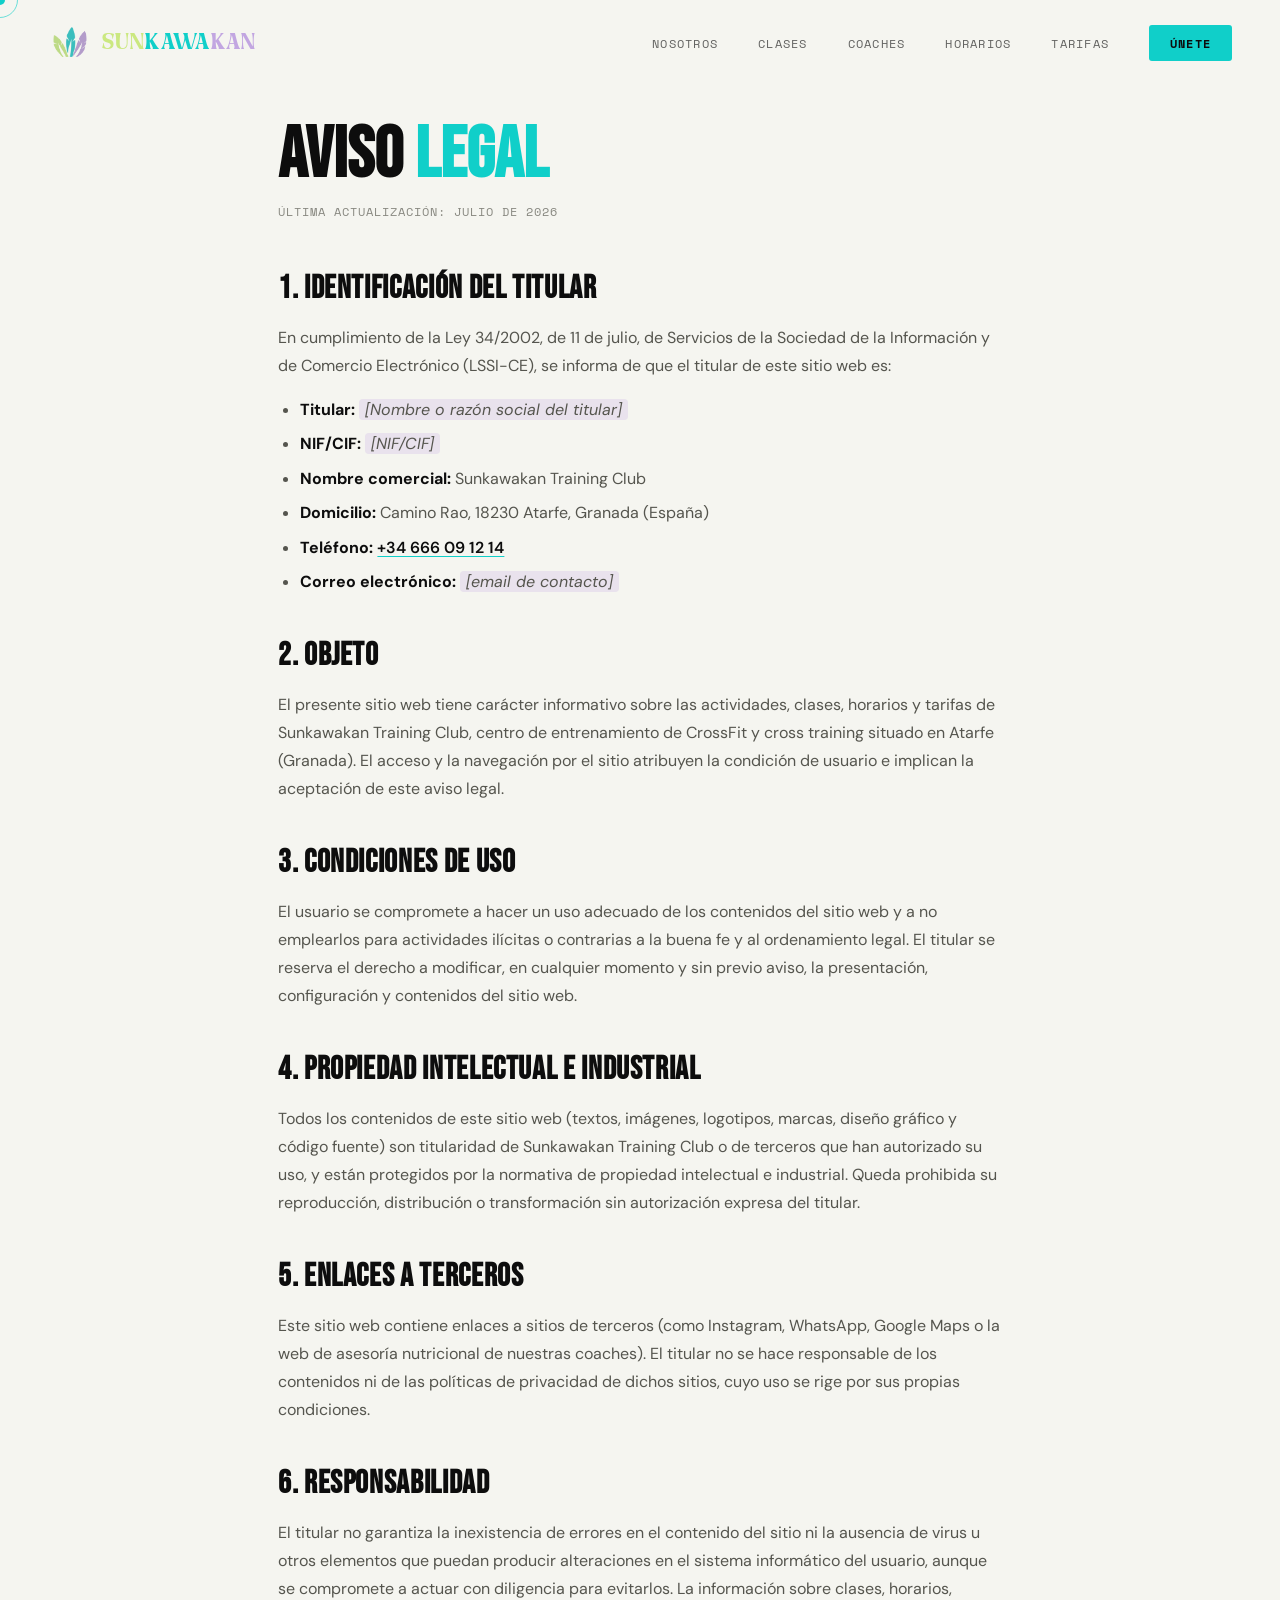
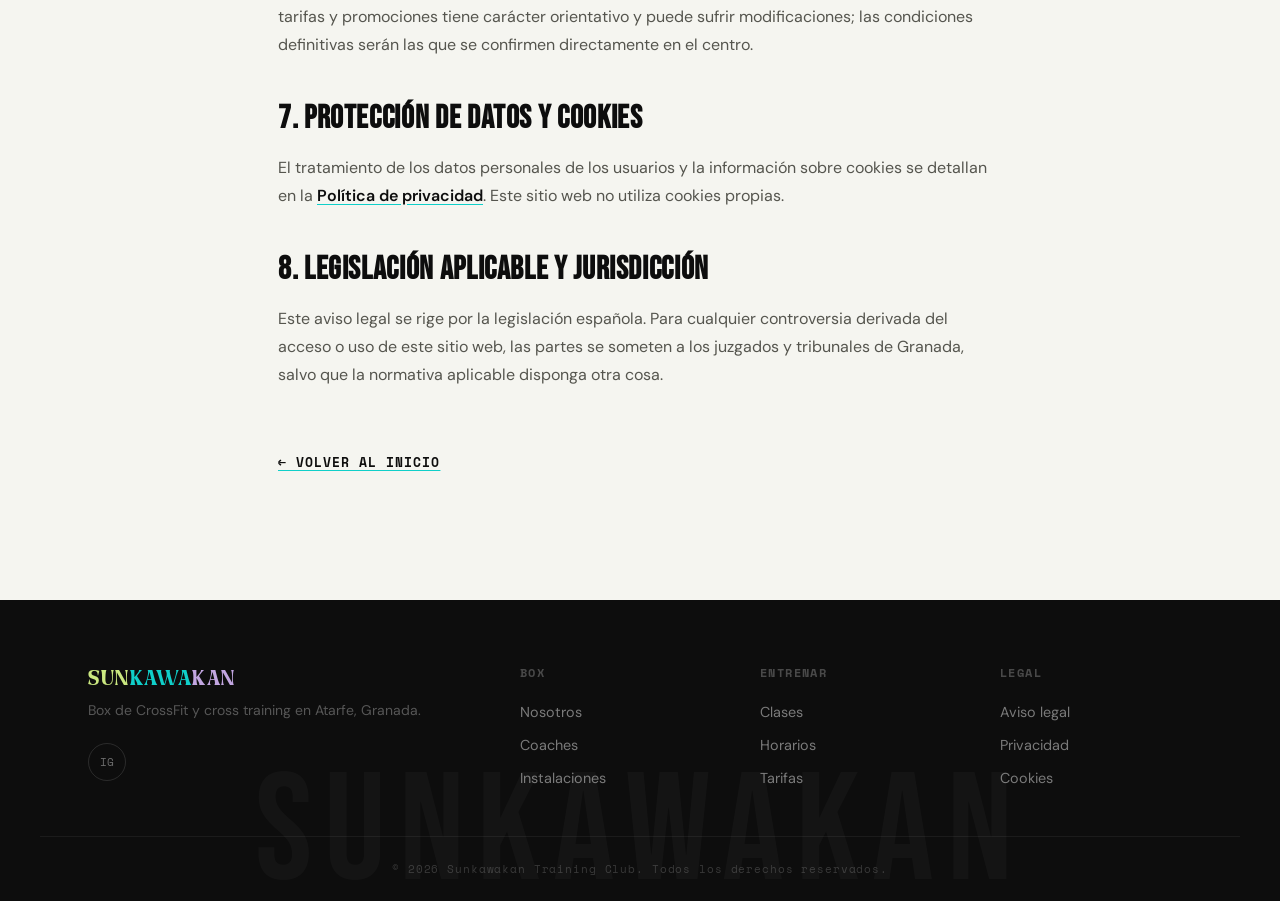
<file: aviso-legal.html>
<!DOCTYPE html>
<html lang="es">
<head>
    <meta charset="UTF-8" />
    <meta name="viewport" content="width=device-width, initial-scale=1.0" />
    <title>Aviso legal | Sunkawakan Training Club</title>
    <meta name="description" content="Aviso legal y condiciones de uso del sitio web de Sunkawakan Training Club, box de CrossFit y cross training en Atarfe, Granada." />
    <meta name="robots" content="index, follow" />
    <link rel="canonical" href="https://sunkawakan.es/aviso-legal.html" />

    <link rel="icon" type="image/png" href="assets/img/favicon_color.png">
    <link rel="preconnect" href="https://fonts.googleapis.com" />
    <link rel="preconnect" href="https://fonts.gstatic.com" crossorigin />
    <link href="https://fonts.googleapis.com/css2?family=Bebas+Neue&family=DM+Sans:wght@300;400;500;700&family=Space+Mono:wght@400;700&display=swap" rel="stylesheet" />
    <link rel="stylesheet" href="css/reset.css" />
    <link rel="stylesheet" href="css/variables.css" />
    <link rel="stylesheet" href="css/animations.css" />
    <link rel="stylesheet" href="css/main.css" />
    <link rel="stylesheet" href="css/sections.css" />
    <link rel="stylesheet" href="css/responsive.css" />
    <link rel="stylesheet" href="css/legal.css" />
</head>
<body>

    <!-- CURSOR PERSONALIZADO -->
    <div class="cursor" id="cursor"></div>
    <div class="cursor-follower" id="cursorFollower"></div>

    <!-- NAV -->
    <nav class="nav" id="nav">
        <a href="index.html" class="nav__logo">
            <img src="assets/img/favicon_color.png" alt="Sunkawakan Training Club" class="nav__logo-img" />
            <div class="nav__logo-text color--lime" style="font-size:1.6rem;">SUN<span class="accent">KAWA</span><span class="color--lavender">KAN</span></div>
        </a>
        <button class="nav__hamburger" id="hamburger" aria-label="Abrir menú">
            <span></span><span></span><span></span>
        </button>
        <ul class="nav__links" id="navLinks">
            <li><a href="index.html#nosotros" class="nav__link">Nosotros</a></li>
            <li><a href="index.html#clases" class="nav__link">Clases</a></li>
            <li><a href="index.html#coaches" class="nav__link">Coaches</a></li>
            <li><a href="index.html#horarios" class="nav__link">Horarios</a></li>
            <li><a href="index.html#tarifas" class="nav__link">Tarifas</a></li>
            <li><a href="index.html#contacto" class="nav__link nav__link--cta">Únete</a></li>
        </ul>
    </nav>

    <main class="legal">
        <div class="container">
            <h1 class="legal__title">Aviso <em>legal</em></h1>
            <span class="legal__updated">Última actualización: julio de 2026</span>

            <h2>1. Identificación del titular</h2>
            <p>En cumplimiento de la Ley 34/2002, de 11 de julio, de Servicios de la Sociedad de la Información y de Comercio Electrónico (LSSI-CE), se informa de que el titular de este sitio web es:</p>
            <ul>
                <li><strong>Titular:</strong> <span class="legal__todo">[Nombre o razón social del titular]</span></li>
                <li><strong>NIF/CIF:</strong> <span class="legal__todo">[NIF/CIF]</span></li>
                <li><strong>Nombre comercial:</strong> Sunkawakan Training Club</li>
                <li><strong>Domicilio:</strong> Camino Rao, 18230 Atarfe, Granada (España)</li>
                <li><strong>Teléfono:</strong> <a href="tel:+34666091214">+34 666 09 12 14</a></li>
                <li><strong>Correo electrónico:</strong> <span class="legal__todo">[email de contacto]</span></li>
            </ul>

            <h2>2. Objeto</h2>
            <p>El presente sitio web tiene carácter informativo sobre las actividades, clases, horarios y tarifas de Sunkawakan Training Club, centro de entrenamiento de CrossFit y cross training situado en Atarfe (Granada). El acceso y la navegación por el sitio atribuyen la condición de usuario e implican la aceptación de este aviso legal.</p>

            <h2>3. Condiciones de uso</h2>
            <p>El usuario se compromete a hacer un uso adecuado de los contenidos del sitio web y a no emplearlos para actividades ilícitas o contrarias a la buena fe y al ordenamiento legal. El titular se reserva el derecho a modificar, en cualquier momento y sin previo aviso, la presentación, configuración y contenidos del sitio web.</p>

            <h2>4. Propiedad intelectual e industrial</h2>
            <p>Todos los contenidos de este sitio web (textos, imágenes, logotipos, marcas, diseño gráfico y código fuente) son titularidad de Sunkawakan Training Club o de terceros que han autorizado su uso, y están protegidos por la normativa de propiedad intelectual e industrial. Queda prohibida su reproducción, distribución o transformación sin autorización expresa del titular.</p>

            <h2>5. Enlaces a terceros</h2>
            <p>Este sitio web contiene enlaces a sitios de terceros (como Instagram, WhatsApp, Google Maps o la web de asesoría nutricional de nuestras coaches). El titular no se hace responsable de los contenidos ni de las políticas de privacidad de dichos sitios, cuyo uso se rige por sus propias condiciones.</p>

            <h2>6. Responsabilidad</h2>
            <p>El titular no garantiza la inexistencia de errores en el contenido del sitio ni la ausencia de virus u otros elementos que puedan producir alteraciones en el sistema informático del usuario, aunque se compromete a actuar con diligencia para evitarlos. La información sobre clases, horarios, tarifas y promociones tiene carácter orientativo y puede sufrir modificaciones; las condiciones definitivas serán las que se confirmen directamente en el centro.</p>

            <h2>7. Protección de datos y cookies</h2>
            <p>El tratamiento de los datos personales de los usuarios y la información sobre cookies se detallan en la <a href="privacidad.html">Política de privacidad</a>. Este sitio web no utiliza cookies propias.</p>

            <h2>8. Legislación aplicable y jurisdicción</h2>
            <p>Este aviso legal se rige por la legislación española. Para cualquier controversia derivada del acceso o uso de este sitio web, las partes se someten a los juzgados y tribunales de Granada, salvo que la normativa aplicable disponga otra cosa.</p>

            <a href="index.html" class="legal__back">← Volver al inicio</a>
        </div>
    </main>

    <!-- FOOTER -->
    <footer class="footer">
        <div class="container footer__inner">
            <div class="footer__brand">
                <div class="nav__logo-text color--lime" style="font-size:1.5rem;">SUN<span class="accent">KAWA</span><span class="color--lavender">KAN</span></div>
                <p>Box de CrossFit y cross training en Atarfe, Granada.</p>
                <div class="footer__social">
                    <a href="https://www.instagram.com/sunkawakan.box/" aria-label="Instagram" class="social-link">IG</a>
                </div>
            </div>
            <div class="footer__links">
                <h4>Box</h4>
                <ul>
                    <li><a href="index.html#nosotros">Nosotros</a></li>
                    <li><a href="index.html#coaches">Coaches</a></li>
                    <li><a href="index.html#instalaciones">Instalaciones</a></li>
                </ul>
            </div>
            <div class="footer__links">
                <h4>Entrenar</h4>
                <ul>
                    <li><a href="index.html#clases">Clases</a></li>
                    <li><a href="index.html#horarios">Horarios</a></li>
                    <li><a href="index.html#tarifas">Tarifas</a></li>
                </ul>
            </div>
            <div class="footer__links">
                <h4>Legal</h4>
                <ul>
                    <li><a href="aviso-legal.html">Aviso legal</a></li>
                    <li><a href="privacidad.html">Privacidad</a></li>
                    <li><a href="privacidad.html#cookies">Cookies</a></li>
                </ul>
            </div>
        </div>
        <div class="footer__bottom">
            <p>© 2026 Sunkawakan Training Club. Todos los derechos reservados.</p>
        </div>
        <div class="footer__wordmark">SUNKAWAKAN</div>
    </footer>

    <script src="js/main.js"></script>
</body>
</html>
</file>
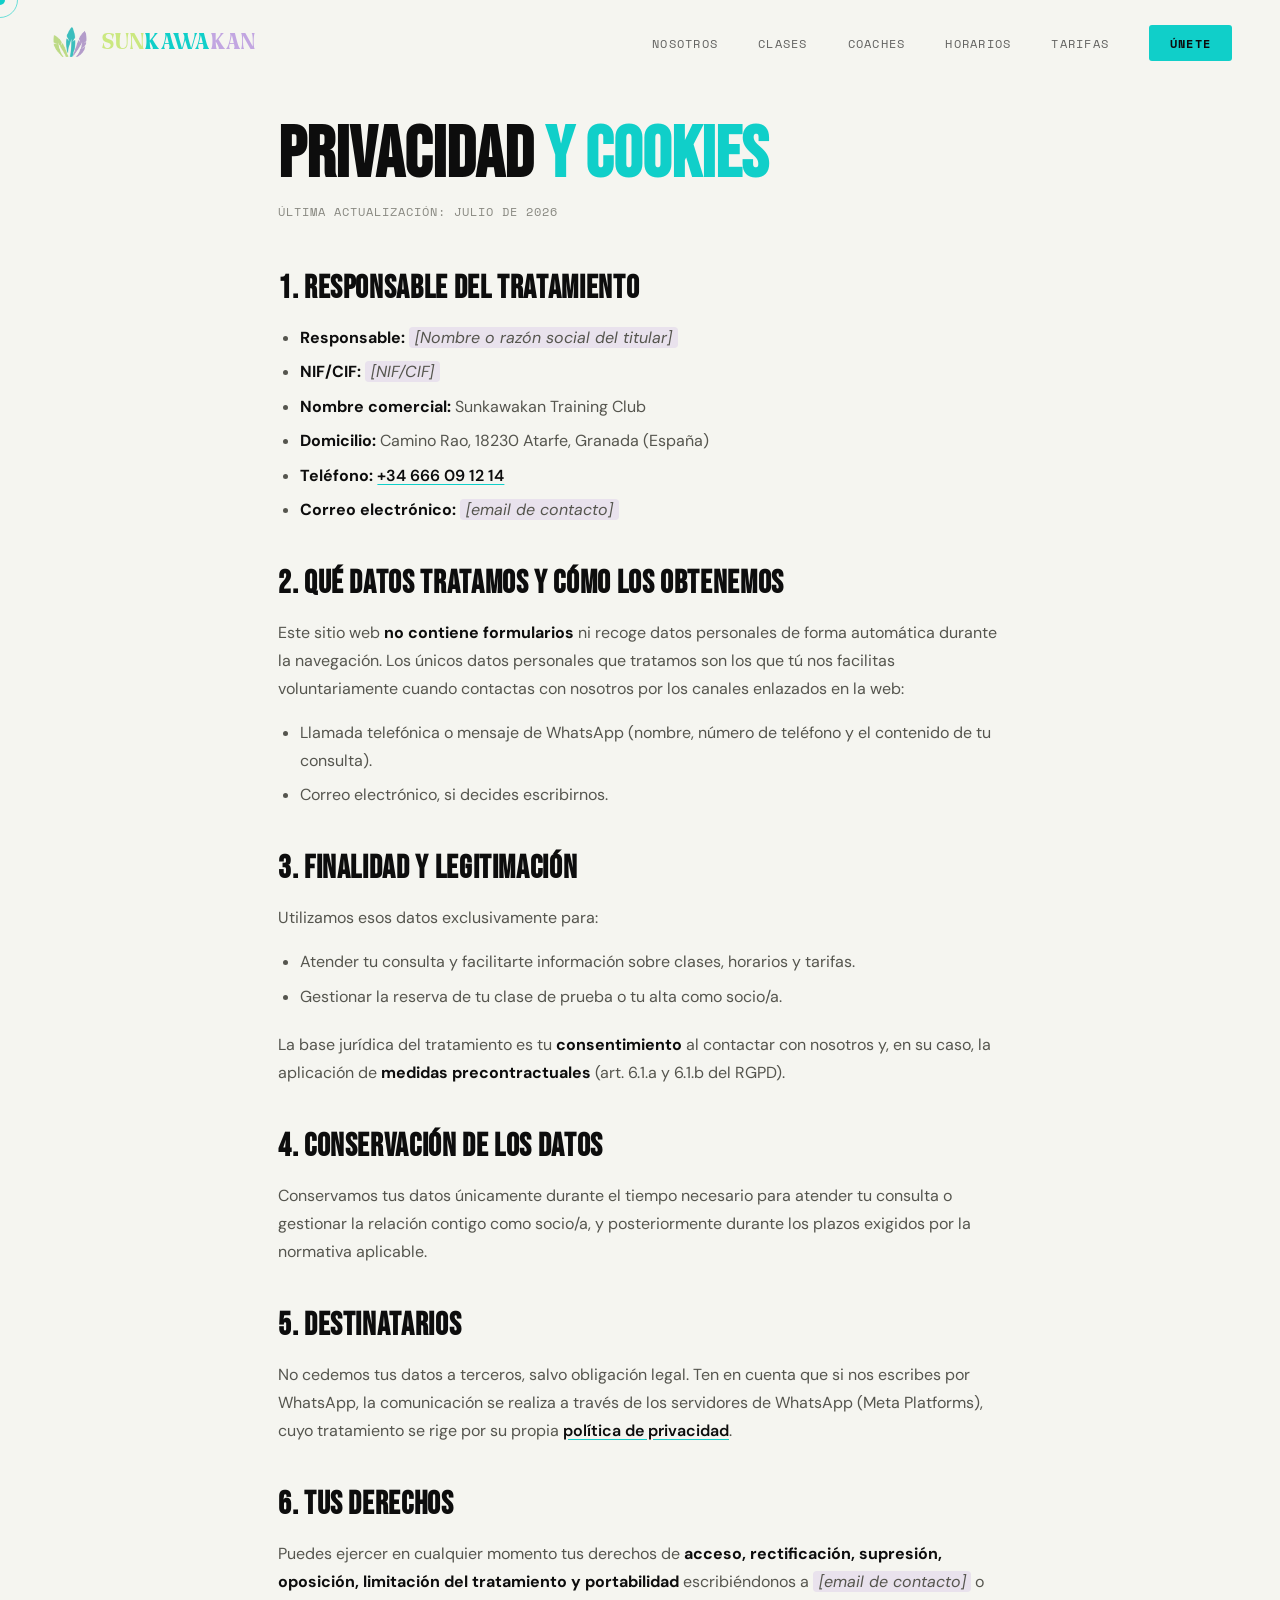
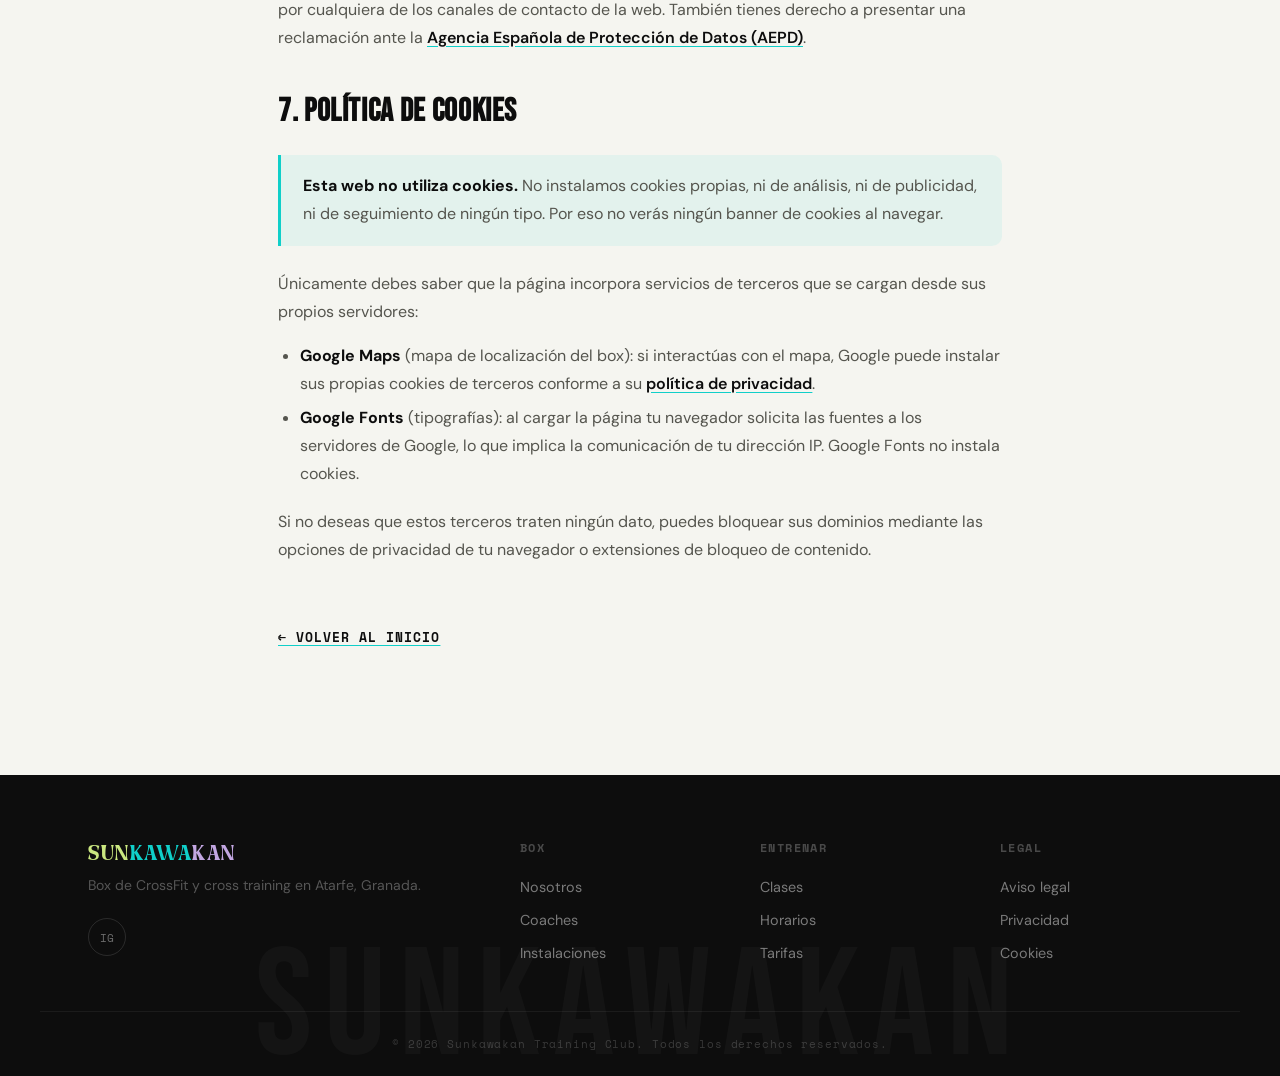
<file: privacidad.html>
<!DOCTYPE html>
<html lang="es">
<head>
    <meta charset="UTF-8" />
    <meta name="viewport" content="width=device-width, initial-scale=1.0" />
    <title>Política de privacidad y cookies | Sunkawakan Training Club</title>
    <meta name="description" content="Política de privacidad y cookies del sitio web de Sunkawakan Training Club. Esta web no utiliza cookies propias ni herramientas de seguimiento." />
    <meta name="robots" content="index, follow" />
    <link rel="canonical" href="https://sunkawakan.es/privacidad.html" />

    <link rel="icon" type="image/png" href="assets/img/favicon_color.png">
    <link rel="preconnect" href="https://fonts.googleapis.com" />
    <link rel="preconnect" href="https://fonts.gstatic.com" crossorigin />
    <link href="https://fonts.googleapis.com/css2?family=Bebas+Neue&family=DM+Sans:wght@300;400;500;700&family=Space+Mono:wght@400;700&display=swap" rel="stylesheet" />
    <link rel="stylesheet" href="css/reset.css" />
    <link rel="stylesheet" href="css/variables.css" />
    <link rel="stylesheet" href="css/animations.css" />
    <link rel="stylesheet" href="css/main.css" />
    <link rel="stylesheet" href="css/sections.css" />
    <link rel="stylesheet" href="css/responsive.css" />
    <link rel="stylesheet" href="css/legal.css" />
</head>
<body>

    <!-- CURSOR PERSONALIZADO -->
    <div class="cursor" id="cursor"></div>
    <div class="cursor-follower" id="cursorFollower"></div>

    <!-- NAV -->
    <nav class="nav" id="nav">
        <a href="index.html" class="nav__logo">
            <img src="assets/img/favicon_color.png" alt="Sunkawakan Training Club" class="nav__logo-img" />
            <div class="nav__logo-text color--lime" style="font-size:1.6rem;">SUN<span class="accent">KAWA</span><span class="color--lavender">KAN</span></div>
        </a>
        <button class="nav__hamburger" id="hamburger" aria-label="Abrir menú">
            <span></span><span></span><span></span>
        </button>
        <ul class="nav__links" id="navLinks">
            <li><a href="index.html#nosotros" class="nav__link">Nosotros</a></li>
            <li><a href="index.html#clases" class="nav__link">Clases</a></li>
            <li><a href="index.html#coaches" class="nav__link">Coaches</a></li>
            <li><a href="index.html#horarios" class="nav__link">Horarios</a></li>
            <li><a href="index.html#tarifas" class="nav__link">Tarifas</a></li>
            <li><a href="index.html#contacto" class="nav__link nav__link--cta">Únete</a></li>
        </ul>
    </nav>

    <main class="legal">
        <div class="container">
            <h1 class="legal__title">Privacidad <em>y cookies</em></h1>
            <span class="legal__updated">Última actualización: julio de 2026</span>

            <h2>1. Responsable del tratamiento</h2>
            <ul>
                <li><strong>Responsable:</strong> <span class="legal__todo">[Nombre o razón social del titular]</span></li>
                <li><strong>NIF/CIF:</strong> <span class="legal__todo">[NIF/CIF]</span></li>
                <li><strong>Nombre comercial:</strong> Sunkawakan Training Club</li>
                <li><strong>Domicilio:</strong> Camino Rao, 18230 Atarfe, Granada (España)</li>
                <li><strong>Teléfono:</strong> <a href="tel:+34666091214">+34 666 09 12 14</a></li>
                <li><strong>Correo electrónico:</strong> <span class="legal__todo">[email de contacto]</span></li>
            </ul>

            <h2>2. Qué datos tratamos y cómo los obtenemos</h2>
            <p>Este sitio web <strong>no contiene formularios</strong> ni recoge datos personales de forma automática durante la navegación. Los únicos datos personales que tratamos son los que tú nos facilitas voluntariamente cuando contactas con nosotros por los canales enlazados en la web:</p>
            <ul>
                <li>Llamada telefónica o mensaje de WhatsApp (nombre, número de teléfono y el contenido de tu consulta).</li>
                <li>Correo electrónico, si decides escribirnos.</li>
            </ul>

            <h2>3. Finalidad y legitimación</h2>
            <p>Utilizamos esos datos exclusivamente para:</p>
            <ul>
                <li>Atender tu consulta y facilitarte información sobre clases, horarios y tarifas.</li>
                <li>Gestionar la reserva de tu clase de prueba o tu alta como socio/a.</li>
            </ul>
            <p>La base jurídica del tratamiento es tu <strong>consentimiento</strong> al contactar con nosotros y, en su caso, la aplicación de <strong>medidas precontractuales</strong> (art. 6.1.a y 6.1.b del RGPD).</p>

            <h2>4. Conservación de los datos</h2>
            <p>Conservamos tus datos únicamente durante el tiempo necesario para atender tu consulta o gestionar la relación contigo como socio/a, y posteriormente durante los plazos exigidos por la normativa aplicable.</p>

            <h2>5. Destinatarios</h2>
            <p>No cedemos tus datos a terceros, salvo obligación legal. Ten en cuenta que si nos escribes por WhatsApp, la comunicación se realiza a través de los servidores de WhatsApp (Meta Platforms), cuyo tratamiento se rige por su propia <a href="https://www.whatsapp.com/legal/privacy-policy-eea" target="_blank" rel="noopener">política de privacidad</a>.</p>

            <h2>6. Tus derechos</h2>
            <p>Puedes ejercer en cualquier momento tus derechos de <strong>acceso, rectificación, supresión, oposición, limitación del tratamiento y portabilidad</strong> escribiéndonos a <span class="legal__todo">[email de contacto]</span> o por cualquiera de los canales de contacto de la web. También tienes derecho a presentar una reclamación ante la <a href="https://www.aepd.es" target="_blank" rel="noopener">Agencia Española de Protección de Datos (AEPD)</a>.</p>

            <h2 id="cookies">7. Política de cookies</h2>
            <div class="legal__highlight">
                <p><strong>Esta web no utiliza cookies.</strong> No instalamos cookies propias, ni de análisis, ni de publicidad, ni de seguimiento de ningún tipo. Por eso no verás ningún banner de cookies al navegar.</p>
            </div>
            <p>Únicamente debes saber que la página incorpora servicios de terceros que se cargan desde sus propios servidores:</p>
            <ul>
                <li><strong>Google Maps</strong> (mapa de localización del box): si interactúas con el mapa, Google puede instalar sus propias cookies de terceros conforme a su <a href="https://policies.google.com/privacy" target="_blank" rel="noopener">política de privacidad</a>.</li>
                <li><strong>Google Fonts</strong> (tipografías): al cargar la página tu navegador solicita las fuentes a los servidores de Google, lo que implica la comunicación de tu dirección IP. Google Fonts no instala cookies.</li>
            </ul>
            <p>Si no deseas que estos terceros traten ningún dato, puedes bloquear sus dominios mediante las opciones de privacidad de tu navegador o extensiones de bloqueo de contenido.</p>

            <a href="index.html" class="legal__back">← Volver al inicio</a>
        </div>
    </main>

    <!-- FOOTER -->
    <footer class="footer">
        <div class="container footer__inner">
            <div class="footer__brand">
                <div class="nav__logo-text color--lime" style="font-size:1.5rem;">SUN<span class="accent">KAWA</span><span class="color--lavender">KAN</span></div>
                <p>Box de CrossFit y cross training en Atarfe, Granada.</p>
                <div class="footer__social">
                    <a href="https://www.instagram.com/sunkawakan.box/" aria-label="Instagram" class="social-link">IG</a>
                </div>
            </div>
            <div class="footer__links">
                <h4>Box</h4>
                <ul>
                    <li><a href="index.html#nosotros">Nosotros</a></li>
                    <li><a href="index.html#coaches">Coaches</a></li>
                    <li><a href="index.html#instalaciones">Instalaciones</a></li>
                </ul>
            </div>
            <div class="footer__links">
                <h4>Entrenar</h4>
                <ul>
                    <li><a href="index.html#clases">Clases</a></li>
                    <li><a href="index.html#horarios">Horarios</a></li>
                    <li><a href="index.html#tarifas">Tarifas</a></li>
                </ul>
            </div>
            <div class="footer__links">
                <h4>Legal</h4>
                <ul>
                    <li><a href="aviso-legal.html">Aviso legal</a></li>
                    <li><a href="privacidad.html">Privacidad</a></li>
                    <li><a href="privacidad.html#cookies">Cookies</a></li>
                </ul>
            </div>
        </div>
        <div class="footer__bottom">
            <p>© 2026 Sunkawakan Training Club. Todos los derechos reservados.</p>
        </div>
        <div class="footer__wordmark">SUNKAWAKAN</div>
    </footer>

    <script src="js/main.js"></script>
</body>
</html>
</file>
<file: css/variables.css>
@font-face {
    font-family: 'Honeypirls';
    src: url('../assets/fonts/Honeypirls Regular.otf') format('opentype');
    font-weight: normal;
    font-style: normal;
    font-display: swap;
}

:root {
    /* Brand Colors – from logo */
    --black:     #0d0d0d;
    --off-black: #141414;
    --dark:      #1a1a1a;
    --cyan:      #10CFC9;
    --lime:      #CBE880;
    --lavender:  #C2A6E1;
    --white:     #f5f5f0;
    --grey-100:  #f0f0ea;
    --grey-200:  #e0e0d8;
    --grey-600:  #888880;

    /* Typography */
    --font-display:  'Bebas Neue', Impact, sans-serif;
    --font-brand:    'Honeypirls', sans-serif;
    --font-body:     'DM Sans', system-ui, sans-serif;
    --font-mono:     'Space Mono', monospace;

    /* Spacing */
    --section-pad: clamp(5rem, 10vw, 9rem);
    --container:   1200px;
    --gap:         2rem;

    /* Animation */
    --ease-out-expo: cubic-bezier(0.16, 1, 0.3, 1);
    --ease-bounce:   cubic-bezier(0.34, 1.56, 0.64, 1);
}
</file>
<file: css/animations.css>
/* ============================================================
   KEYFRAMES
   ============================================================ */

@keyframes fadeUp {
    from { opacity: 0; transform: translateY(40px); }
    to   { opacity: 1; transform: translateY(0); }
}
@keyframes fadeRight {
    from { opacity: 0; transform: translateX(60px); }
    to   { opacity: 1; transform: translateX(0); }
}
@keyframes ticker {
    from { transform: translateX(0); }
    to   { transform: translateX(-50%); }
}
@keyframes floatY {
    0%, 100% { transform: translateY(0px); }
    50%       { transform: translateY(-12px); }
}
@keyframes floatY2 {
    0%, 100% { transform: translateY(0px) rotate(-3deg); }
    50%       { transform: translateY(-8px) rotate(3deg); }
}
@keyframes scrollLine {
    0%   { height: 0; opacity: 1; }
    80%  { height: 48px; opacity: 1; }
    100% { height: 48px; opacity: 0; }
}
@keyframes pulse-dot {
    0%, 100% { transform: scale(1); opacity:1; }
    50%       { transform: scale(1.6); opacity:.6; }
}
@keyframes strokeDraw {
    from { stroke-dashoffset: 1000; }
    to   { stroke-dashoffset: 0; }
}
@keyframes spin-slow {
    from { transform: rotate(0deg); }
    to   { transform: rotate(360deg); }
}
@keyframes navSlideIn {
    from { opacity: 0; transform: translateY(-10px); }
    to   { opacity: 1; transform: translateY(0); }
}

/* ============================================================
   REVEAL CLASSES (JS triggers .is-visible)
   ============================================================ */

.reveal-up {
    opacity: 0;
    transform: translateY(40px);
    transition: opacity 0.7s var(--ease-out-expo),
                transform 0.7s var(--ease-out-expo);
}
.reveal-right {
    opacity: 0;
    transform: translateX(50px);
    transition: opacity 0.8s var(--ease-out-expo),
                transform 0.8s var(--ease-out-expo);
}
.reveal-up.is-visible,
.reveal-right.is-visible {
    opacity: 1;
    transform: none;
}

/* Staggered delays from data-delay */
[data-delay="100"].reveal-up  { transition-delay: .1s; }
[data-delay="200"].reveal-up  { transition-delay: .2s; }
[data-delay="300"].reveal-up  { transition-delay: .3s; }
[data-delay="400"].reveal-up  { transition-delay: .4s; }
[data-delay="500"].reveal-up  { transition-delay: .5s; }

/* ============================================================
   HERO STROKE BRUSHES
   ============================================================ */
.hero__bg-strokes {
    position: absolute;
    inset: 0;
    pointer-events: none;
    overflow: hidden;
    z-index: 2;
}
.stroke {
    position: absolute;
    height: 18px;
    border-radius: 100px;
    filter: blur(2px);
    opacity: .75;
    transform-origin: left center;
}
.stroke--cyan {
    width: 55%;
    background: var(--cyan);
    top: 62%;
    left: 30%;
    transform: rotate(-8deg);
    animation: floatY 4s ease-in-out infinite;
}
.stroke--lime {
    width: 40%;
    background: var(--lime);
    top: 67%;
    left: 15%;
    transform: rotate(-5deg);
    animation: floatY2 5s ease-in-out infinite .5s;
}
.stroke--lavender {
    width: 30%;
    background: var(--lavender);
    top: 72%;
    left: 45%;
    transform: rotate(-3deg);
    animation: floatY 4.5s ease-in-out infinite 1s;
}

/* ============================================================
   HERO ESTRELLAS DECORATIVAS
   ============================================================ */
.hero__bg-strokes {
    position: absolute;
    inset: 0;
    pointer-events: none;
    overflow: hidden;
    z-index: 3;
}

.hero__star {
    position: absolute;
    filter: drop-shadow(0 4px 16px rgba(0,0,0,.12));
}

/* tamaños */
.hero__star--1 { width: 72px;  height: 72px; }
.hero__star--2 { width: 44px;  height: 44px; }
.hero__star--3 { width: 90px;  height: 90px; }
.hero__star--4 { width: 36px;  height: 36px; }
.hero__star--5 { width: 56px;  height: 56px; }
.hero__star--6 { width: 64px;  height: 64px; }

/* posiciones dispersas por el hero */
.hero__star--1 {
    top: 14%;  left: 72%;
    transform: rotate(12deg);
    animation: spinFloat1 7s ease-in-out infinite;
}
.hero__star--2 {
    top: 58%;  left: 82%;
    transform: rotate(-8deg);
    animation: spinFloat2 5.5s ease-in-out infinite .6s;
}
.hero__star--3 {
    top: 76%;  left: 60%;
    transform: rotate(20deg);
    animation: spinFloat1 9s ease-in-out infinite 1.2s;
}
.hero__star--4 {
    top: 22%;  left: 90%;
    transform: rotate(-15deg);
    animation: spinFloat2 6s ease-in-out infinite .3s;
}
.hero__star--5 {
    top: 42%;  left: 95%;
    transform: rotate(5deg);
    animation: spinFloat1 8s ease-in-out infinite 1.8s;
}
.hero__star--6 {
    top: 85%;  left: 78%;
    transform: rotate(-22deg);
    animation: spinFloat2 7.5s ease-in-out infinite .9s;
}

/* ============================================================
   FLOATING CARDS
   ============================================================ */
.visual-card--float {
    animation: floatY 3.5s ease-in-out infinite;
}
.visual-card--float:nth-child(3) {
    animation: floatY2 4.2s ease-in-out infinite .8s;
}

/* ============================================================
   SCROLL HINT
   ============================================================ */
.hero__scroll-hint {
    position: absolute;
    bottom: 2.5rem;
    left: 50%;
    transform: translateX(-50%);
    display: flex;
    flex-direction: column;
    align-items: center;
    gap: .5rem;
    font-family: var(--font-mono);
    font-size: .65rem;
    letter-spacing: .15em;
    color: rgba(0,0,0,.4);
    text-transform: uppercase;
    z-index: 5;
}
.scroll-line {
    width: 1px;
    height: 48px;
    background: rgba(0,0,0,.15);
    position: relative;
    overflow: hidden;
}
.scroll-line::after {
    content: '';
    position: absolute;
    top: 0; left: 0;
    width: 1px;
    background: var(--cyan);
    animation: scrollLine 2s ease-in-out infinite;
}

/* Dot pulse */
.dot {
    width: 8px;
    height: 8px;
    border-radius: 50%;
    display: inline-block;
    animation: pulse-dot 2s ease-in-out infinite;
}
.dot--cyan     { background: var(--cyan); }
.dot--lime     { background: var(--lime); }
.dot--lavender { background: var(--lavender); }
</file>
<file: css/main.css>
/* ============================================================
   BASE
   ============================================================ */
body {
    font-family: var(--font-body);
    background: var(--white);
    color: var(--black);
    cursor: none;
}

.container {
    max-width: var(--container);
    margin: 0 auto;
    padding: 0 clamp(1.25rem, 5vw, 3rem);
}

.section {
    padding: var(--section-pad) 0;
    position: relative;
    overflow: hidden;
}
.section--dark {
    background: var(--off-black);
    color: var(--white);
}

.section-tag {
    display: inline-flex;
    align-items: center;
    gap: .6rem;
    font-family: var(--font-mono);
    font-size: .75rem;
    letter-spacing: .12em;
    text-transform: uppercase;
    color: var(--grey-600);
    margin-bottom: 1.25rem;
}
.section-tag--light { color: rgba(255,255,255,.5); }

.section-title {
    font-family: var(--font-display);
    font-size: clamp(3rem, 7vw, 6rem);
    line-height: 0.95;
    letter-spacing: .01em;
    margin-bottom: 2rem;
    color: var(--black);
}
.section-title em {
    font-style: normal;
    color: var(--cyan);
}
.section-title--light { color: var(--white); }
.section-title--light em { color: var(--lime); }

.section-header {
    display: flex;
    flex-direction: column;
    align-items: flex-start;
    margin-bottom: 3.5rem;
}

.body-text {
    font-size: clamp(1rem, 1.5vw, 1.125rem);
    line-height: 1.7;
    color: var(--grey-600);
    max-width: 52ch;
    margin-bottom: 1.25rem;
}
.body-text--light { color: rgba(255,255,255,.65); }

.accent { color: var(--cyan); }
.color--lime { color: var(--lime); }
.color--lavender { color: var(--lavender); }

/* ============================================================
   BUTTONS
   ============================================================ */
.btn {
    display: inline-flex;
    align-items: center;
    gap: .5rem;
    font-family: var(--font-mono);
    font-size: .85rem;
    letter-spacing: .08em;
    font-weight: 700;
    text-transform: uppercase;
    padding: .9rem 2rem;
    border-radius: 4px;
    transition: all .25s var(--ease-out-expo);
    position: relative;
    overflow: hidden;
}
.btn::after {
    content: '';
    position: absolute;
    inset: 0;
    background: rgba(255,255,255,.12);
    opacity: 0;
    transition: opacity .2s;
}
.btn:hover::after { opacity: 1; }
.btn:active { transform: scale(.97); }

.btn--primary {
    background: var(--cyan);
    color: var(--black);
}
.btn--primary:hover { background: #50d9d9; transform: translateY(-2px); box-shadow: 0 8px 30px rgba(62,201,201,.3); }

.btn--ghost {
    background: transparent;
    color: var(--white);
    border: 1.5px solid rgba(255,255,255,.3);
}
.btn--ghost:hover { border-color: var(--white); transform: translateY(-2px); }

.btn--ghost-light {
    background: transparent;
    color: var(--white);
    border: 1.5px solid rgba(255,255,255,.25);
}
.btn--ghost-light:hover { border-color: var(--cyan); color: var(--cyan); transform: translateY(-2px); }

.btn--sm { padding: .65rem 1.4rem; font-size: .78rem; }
.btn--full { width: 100%; justify-content: center; }

/* ============================================================
   CUSTOM CURSOR
   ============================================================ */
.cursor {
    width: 10px; height: 10px;
    background: var(--cyan);
    border-radius: 50%;
    position: fixed;
    top: 0; left: 0;
    pointer-events: none;
    z-index: 9999;
    transition: transform .15s var(--ease-out-expo), background .2s;
    transform: translate(-50%, -50%);
}
.cursor-follower {
    width: 36px; height: 36px;
    border: 1.5px solid var(--cyan);
    border-radius: 50%;
    position: fixed;
    top: 0; left: 0;
    pointer-events: none;
    z-index: 9998;
    transition: transform .4s var(--ease-out-expo), width .3s, height .3s, opacity .3s;
    transform: translate(-50%, -50%);
    opacity: .6;
}
body:hover .cursor { opacity: 1; }
a:hover ~ .cursor,
button:hover ~ .cursor { transform: translate(-50%, -50%) scale(2); background: var(--lime); }

/* ============================================================
   NAV
   ============================================================ */
.nav {
    position: fixed;
    top: 0; left: 0; right: 0;
    z-index: 1000;
    display: flex;
    align-items: center;
    justify-content: space-between;
    padding: 1.25rem clamp(1.25rem, 5vw, 3rem);
    transition: background .4s, box-shadow .4s;
}
.nav.scrolled {
    background: rgba(10, 10, 10, .92);
    backdrop-filter: blur(16px);
    box-shadow: 0 1px 0 rgba(255,255,255,.05);
}
/* Links y logo en blanco cuando el nav está scrolled (fondo oscuro) */
.nav.scrolled .nav__link { color: rgba(255,255,255,.7); }
.nav.scrolled .nav__link:hover { color: var(--white); }
.nav.scrolled .nav__hamburger span { background: var(--white); }
.nav__logo {
    display: flex;
    align-items: center;
    gap: .6rem;
}
.nav__logo-img {
    width: 44px;
    height: 44px;
    object-fit: contain;
    filter: none;
    transition: filter .3s, transform .3s var(--ease-bounce);
}
.nav__logo:hover .nav__logo-img {
    filter: drop-shadow(0 0 8px var(--cyan));
    transform: rotate(-5deg) scale(1.08);
}
.nav__logo-text {
    font-family: var(--font-brand);
    font-size: 1.6rem;
    letter-spacing: .05em;
}
.nav__links {
    display: flex;
    align-items: center;
    gap: 2.5rem;
}
.nav__link {
    font-family: var(--font-mono);
    font-size: .78rem;
    letter-spacing: .1em;
    text-transform: uppercase;
    color: rgba(0,0,0,.6);
    transition: color .2s;
    position: relative;
}
.nav__link::after {
    content: '';
    position: absolute;
    bottom: -4px; left: 0;
    width: 0; height: 1px;
    background: var(--cyan);
    transition: width .3s var(--ease-out-expo);
}
.nav__link:hover { color: var(--black); }
.nav__link:hover::after { width: 100%; }
.nav__link--cta {
    background: var(--cyan);
    color: var(--black) !important;
    padding: .55rem 1.3rem;
    border-radius: 3px;
    font-weight: 700;
}
.nav__link--cta::after { display: none; }
.nav__link--cta:hover { background: #50d9d9; }

.nav__hamburger {
    display: none;
    flex-direction: column;
    gap: 5px;
    padding: .5rem;
}
.nav__hamburger span {
    display: block;
    width: 24px; height: 2px;
    background: var(--black);
    border-radius: 2px;
    transition: all .3s;
}
.nav__hamburger.open span:nth-child(1) { transform: translateY(7px) rotate(45deg); }
.nav__hamburger.open span:nth-child(2) { opacity: 0; }
.nav__hamburger.open span:nth-child(3) { transform: translateY(-7px) rotate(-45deg); }

/* ============================================================
   HERO
   ============================================================ */
.hero {
    min-height: 100vh;
    background: #f7f9f4;
    display: flex;
    align-items: center;
    position: relative;
    overflow: hidden;
    padding: 7rem clamp(1.25rem, 5vw, 3rem) 6rem;
}

/* ---------- blobs de color ---------- */
.hero__blob {
    position: absolute;
    border-radius: 50%;
    pointer-events: none;
    filter: blur(70px);
    opacity: .55;
    z-index: 3;
}
.hero__blob--cyan {
    width: clamp(340px, 45vw, 680px);
    height: clamp(340px, 45vw, 680px);
    background: var(--cyan);
    top: -12%;
    right: -8%;
    animation: floatY 8s ease-in-out infinite;
}
.hero__blob--lime {
    width: clamp(260px, 35vw, 520px);
    height: clamp(260px, 35vw, 520px);
    background: var(--lime);
    bottom: -18%;
    right: 18%;
    animation: floatY2 10s ease-in-out infinite .5s;
}
.hero__blob--lavender {
    width: clamp(220px, 28vw, 420px);
    height: clamp(220px, 28vw, 420px);
    background: var(--lavender);
    top: 30%;
    right: 30%;
    animation: floatY 9s ease-in-out infinite 1.2s;
}

/* ---------- logo fondo grande ---------- */
.hero__logo-bg {
    position: absolute;
    inset: 0;
    display: flex;
    align-items: center;
    justify-content: flex-end;
    pointer-events: none;
    z-index: 2;
    overflow: hidden;
}
.hero__logo-bg-img {
    width: clamp(380px, 52vw, 760px);
    height: auto;
    object-fit: contain;
    opacity: .13;
    filter: grayscale(1) contrast(1.2);
    transform: translateX(6%) translateY(-3%);
    animation: floatY 7s ease-in-out infinite;
    user-select: none;
    -webkit-user-drag: none;
    mix-blend-mode: multiply;
}

/* ---------- trazos de pincel ---------- */
.hero__bg-strokes { z-index: 3; }

.stroke {
    position: absolute;
    height: 20px;
    border-radius: 100px;
    filter: blur(1px);
    opacity: .9;
    transform-origin: left center;
}
.stroke--cyan {
    width: 52%;
    background: var(--cyan);
    top: 63%;
    left: 32%;
    transform: rotate(-7deg);
    animation: floatY 4s ease-in-out infinite;
}
.stroke--lime {
    width: 38%;
    background: var(--lime);
    top: 68%;
    left: 14%;
    transform: rotate(-4deg);
    animation: floatY2 5s ease-in-out infinite .5s;
}
.stroke--lavender {
    width: 28%;
    background: var(--lavender);
    top: 73%;
    left: 47%;
    transform: rotate(-2deg);
    animation: floatY 4.5s ease-in-out infinite 1s;
}

/* estrellas: estilos en animations.css */

/* ---------- noise ---------- */
.hero__noise {
    position: absolute;
    inset: 0;
    background-image: url("data:image/svg+xml,%3Csvg viewBox='0 0 256 256' xmlns='http://www.w3.org/2000/svg'%3E%3Cfilter id='noise'%3E%3CfeTurbulence type='fractalNoise' baseFrequency='0.9' numOctaves='4' stitchTiles='stitch'/%3E%3C/filter%3E%3Crect width='100%25' height='100%25' filter='url(%23noise)' opacity='0.04'/%3E%3C/svg%3E");
    opacity: .25;
    pointer-events: none;
    z-index: 4;
}

/* ---------- noise ---------- */
.hero__noise {
    position: absolute;
    inset: 0;
    background-image: url("data:image/svg+xml,%3Csvg viewBox='0 0 256 256' xmlns='http://www.w3.org/2000/svg'%3E%3Cfilter id='noise'%3E%3CfeTurbulence type='fractalNoise' baseFrequency='0.9' numOctaves='4' stitchTiles='stitch'/%3E%3C/filter%3E%3Crect width='100%25' height='100%25' filter='url(%23noise)' opacity='0.04'/%3E%3C/svg%3E");
    opacity: .25;
    pointer-events: none;
    z-index: 4;
}

/* ---------- contenido ---------- */
.hero__content {
    max-width: 680px;
    position: relative;
    z-index: 5;
}
.hero__tag {
    display: inline-flex;
    align-items: center;
    gap: .6rem;
    font-family: var(--font-mono);
    font-size: .72rem;
    letter-spacing: .15em;
    text-transform: uppercase;
    color: rgba(0,0,0,.45);
    margin-bottom: 1.5rem;
    background: rgba(255,255,255,.65);
    padding: .4rem .9rem;
    border-radius: 100px;
    backdrop-filter: blur(8px);
    border: 1px solid rgba(255,255,255,.8);
}
.hero__title {
    font-family: var(--font-display);
    font-size: clamp(4.5rem, 11vw, 10rem);
    line-height: .92;
    letter-spacing: .01em;
    color: var(--black);
    margin-bottom: 1.75rem;
    display: flex;
    flex-direction: column;
}
.hero__title-line { display: block; }
.hero__title-line--outline {
    -webkit-text-stroke: 3px var(--black);
    color: transparent;
}
.hero__subtitle {
    font-size: clamp(1rem, 1.8vw, 1.15rem);
    line-height: 1.65;
    color: rgba(0,0,0,.6);
    margin-bottom: 2.5rem;
    max-width: 48ch;
}
.hero__ctas {
    display: flex;
    gap: 1rem;
    flex-wrap: wrap;
}

/* botón ghost adaptado al hero claro */
.hero .btn--ghost {
    color: var(--black);
    border-color: rgba(0,0,0,.25);
}
.hero .btn--ghost:hover {
    border-color: var(--black);
}

/* ---------- stats ---------- */
.hero__stats {
    position: absolute;
    right: clamp(1.25rem, 6vw, 5rem);
    bottom: clamp(5rem, 10vh, 8rem);
    display: flex;
    flex-direction: column;
    gap: 2rem;
    z-index: 5;
}
.stat {
    display: flex;
    flex-direction: column;
    align-items: flex-end;
}
.stat__num {
    font-family: var(--font-display);
    font-size: clamp(2.5rem, 5vw, 4.5rem);
    line-height: 1;
    color: var(--black);
}
.stat__num::after { content: '+'; color: var(--cyan); }
.stat__num.stat--lime::after { content: '+'; color: var(--lime); }
.stat__num.stat--lavender::after { content: '+'; color: var(--lavender); }
.stat__label {
    font-family: var(--font-mono);
    font-size: .68rem;
    letter-spacing: .12em;
    text-transform: uppercase;
    color: rgba(0,0,0,.4);
}

/* ============================================================
   TICKER
   ============================================================ */
.ticker-wrap {
    background: var(--cyan);
    overflow: hidden;
    padding: .9rem 0;
}
.ticker {
    display: flex;
    gap: 2.5rem;
    white-space: nowrap;
    animation: ticker 22s linear infinite;
    width: max-content;
}
.ticker span {
    font-family: var(--font-display);
    font-size: 1.05rem;
    letter-spacing: .12em;
    color: var(--black);
    text-transform: uppercase;
}
.ticker .sep { color: rgba(0,0,0,.4); font-size: .9rem; }

/* Nav con menú abierto: anular el fondo translúcido del scrolled */
@media (max-width: 900px) {
    .nav.menu-open,
    .nav.menu-open.scrolled {
        background: transparent;
        backdrop-filter: none;
        box-shadow: none;
    }
    /* Menú abierto (con o sin scroll): enlaces siempre blancos sobre el fondo oscuro */
    .nav.menu-open .nav__link { color: rgba(255,255,255,.7); }
    .nav.menu-open .nav__link:hover { color: var(--white); }
    .nav.menu-open .nav__link--cta { color: var(--black) !important; }
    .nav.menu-open .nav__hamburger span { background: var(--white); }
}

.font-brand {
    font-family: var(--font-brand);
}
</file>
<file: css/sections.css>
/* ============================================================
   NOSOTROS
   ============================================================ */
.nosotros__grid {
    display: grid;
    grid-template-columns: 1fr 1fr;
    gap: 5rem;
    align-items: stretch;
}
.nosotros__visual {
    position: relative;
    height: 100%;
    min-height: 480px;
}
.visual-card {
    position: absolute;
    border-radius: 16px;
    box-shadow: 0 24px 60px rgba(0,0,0,.12);
}
.visual-card--main {
    top: 50%; left: 50%;
    transform: translate(-50%, -50%);
    width: 85%;
    background: var(--black);
    color: var(--white);
    padding: 2.5rem;
    z-index: 2;
}
.visual-card__inner { display: flex; flex-direction: column; gap: .75rem; }
.visual-icon { font-size: 2.5rem; }
.visual-card__text {
    font-family: var(--font-display);
    font-size: 1.4rem;
    letter-spacing: .04em;
    color: var(--white);
}
.visual-card__sub {
    font-family: var(--font-mono);
    font-size: .78rem;
    color: var(--grey-600);
    line-height: 1.6;
}
.visual-card--float {
    display: flex;
    align-items: center;
    gap: .6rem;
    padding: .75rem 1.2rem;
    font-family: var(--font-mono);
    font-size: .8rem;
    font-weight: 700;
    color: var(--black);
    border-radius: 50px;
    z-index: 3;
}
.visual-card--cyan  { background: var(--cyan);    top: 8%;  right: -5%; }
.visual-card--lime  { background: var(--lime); }
.visual-card__emoji { font-size: 1.1rem; }
/* Blobs decorativos */
.nosotros__blob {
    position: absolute;
    border-radius: 50%;
    filter: blur(72px);
    pointer-events: none;
    z-index: 0;
    animation: floatY 9s ease-in-out infinite;
}
.nosotros__blob--lime {
    width: 300px; height: 300px;
    background: var(--lime);
    top: -60px; right: -40px;
    opacity: .45;
    animation-delay: -3s;
}
.nosotros__blob--lavender {
    width: 240px; height: 240px;
    background: var(--lavender);
    bottom: -40px; left: -30px;
    opacity: .5;
    animation-delay: -6s;
}
.nosotros__blob--cyan {
    width: 180px; height: 180px;
    background: var(--cyan);
    top: 42%; left: 30%;
    opacity: .35;
    animation-delay: -1.5s;
}
.nosotros__blob--cyan2 {
    width: 140px; height: 140px;
    background: var(--cyan);
    bottom: 15%; left: 55%;
    opacity: .38;
    animation-delay: -4s;
}
.nosotros__blob--lime2 {
    width: 200px; height: 200px;
    background: var(--lime);
    top: 55%; right: 5%;
    opacity: .4;
    animation-delay: -7s;
}

/* Collage fotográfico */
.collage__item {
    position: absolute;
    overflow: hidden;
    border-radius: 14px;
    box-shadow: 0 20px 50px rgba(0,0,0,.14);
    z-index: 1;
}
.collage__item img {
    width: 100%;
    height: 100%;
    object-fit: cover;
    display: block;
    transition: transform .6s var(--ease-out-expo);
}
.collage__item:hover img { transform: scale(1.05); }

.collage__item { cursor: zoom-in; }
.collage__item::after {
    content: '⛶';
    position: absolute;
    top: 10px; right: 10px;
    width: 34px; height: 34px;
    display: grid;
    place-items: center;
    font-size: 1rem;
    color: var(--white);
    background: rgba(0,0,0,.45);
    border-radius: 50%;
    opacity: 0;
    transition: opacity .3s;
    pointer-events: none;
}
.collage__item:hover::after { opacity: 1; }

/* ==================== LIGHTBOX ==================== */
.lightbox {
    position: fixed;
    inset: 0;
    z-index: 3000;
    display: flex;
    align-items: center;
    justify-content: center;
    background: rgba(10, 12, 16, .92);
    backdrop-filter: blur(6px);
    opacity: 0;
    transition: opacity .3s ease;
}
.lightbox.open { opacity: 1; }
.lightbox[hidden] { display: none; }

.lightbox__figure {
    max-width: min(1100px, 90vw);
    max-height: 85vh;
    margin: 0;
    display: flex;
    flex-direction: column;
    align-items: center;
    gap: .75rem;
}
.lightbox__img {
    max-width: 100%;
    max-height: 78vh;
    object-fit: contain;
    border-radius: 12px;
    box-shadow: 0 30px 80px rgba(0,0,0,.5);
    transform: scale(.94);
    transition: transform .3s var(--ease-out-expo);
}
.lightbox.open .lightbox__img { transform: scale(1); }

.lightbox__caption {
    color: rgba(255,255,255,.75);
    font-size: .9rem;
    text-align: center;
    letter-spacing: .02em;
}

.lightbox__close,
.lightbox__arrow {
    position: absolute;
    display: grid;
    place-items: center;
    background: rgba(255,255,255,.08);
    border: 1px solid rgba(255,255,255,.2);
    color: var(--white);
    border-radius: 50%;
    cursor: pointer;
    transition: background .25s, border-color .25s, transform .25s var(--ease-out-expo);
    -webkit-tap-highlight-color: transparent;
}
.lightbox__close:hover,
.lightbox__arrow:hover {
    background: rgba(255,255,255,.16);
    border-color: var(--cyan);
    transform: scale(1.08);
}

.lightbox__close {
    top: 20px; right: 20px;
    width: 46px; height: 46px;
    font-size: 1.7rem;
    line-height: 1;
}
.lightbox__arrow {
    top: 50%;
    transform: translateY(-50%);
    width: 52px; height: 52px;
    font-size: 1.3rem;
}
.lightbox__arrow:hover { transform: translateY(-50%) scale(1.08); }
.lightbox__arrow--prev { left: 24px; }
.lightbox__arrow--next { right: 24px; }

@media (max-width: 768px) {
    .lightbox__figure { max-width: 94vw; }
    .lightbox__img { max-height: 72vh; }
    .lightbox__close {
        top: 14px; right: 14px;
        width: 42px; height: 42px;
    }
    .lightbox__arrow {
        top: auto;
        bottom: 22px;
        transform: none;
        width: 46px; height: 46px;
    }
    .lightbox__arrow:hover { transform: scale(1.08); }
    .lightbox__arrow--prev { left: calc(50% - 60px); }
    .lightbox__arrow--next { right: calc(50% - 60px); }
    .collage__item::after { opacity: 1; width: 30px; height: 30px; font-size: .85rem; }
}

.collage__item--a {
    top: 0; left: 0;
    width: 57%; height: 55%;
    border: 3px solid var(--white);
    box-shadow: 0 24px 60px rgba(0,0,0,.18);
}
.collage__item--b {
    top: 0; right: 0;
    width: 40%; height: 50%;
}
.collage__item--c {
    bottom: 0; left: 0;
    width: 37%; height: 41%;
    border: 2px solid rgba(184,212,78,.55);
}
.collage__item--d {
    bottom: 0; right: 0;
    width: 60%; height: 43%;
}

.nosotros__hook {
    font-size: 1.05rem;
    font-weight: 700;
    color: var(--black);
    margin-bottom: .75rem;
}
.nosotros__phonetic {
    font-family: var(--font-mono);
    font-size: .78em;
    color: var(--grey-600);
    letter-spacing: .02em;
}
.nosotros__values {
    display: flex;
    align-items: center;
    flex-wrap: wrap;
    gap: .4rem .65rem;
    padding: .9rem 1.2rem;
    background: var(--grey-100);
    border-left: 3px solid var(--lime);
    border-radius: 0 8px 8px 0;
    font-style: italic;
    font-size: .95rem;
    color: var(--black);
    margin: .25rem 0 1.5rem;
}
.nosotros__vsep {
    color: var(--lime);
    font-style: normal;
    font-size: .7rem;
}
.nosotros__pillars {
    display: flex;
    flex-direction: column;
    gap: 1.5rem;
    margin-top: 2rem;
}
.pillar {
    display: flex;
    gap: 1rem;
    align-items: flex-start;
}
.pillar__icon { font-size: 1.5rem; flex-shrink: 0; }
.pillar strong { display: block; font-size: 1rem; margin-bottom: .25rem; }
.pillar p { font-size: .9rem; color: var(--grey-600); line-height: 1.6; }

/* ============================================================
   CLASES
   ============================================================ */
.clases__grid {
    display: grid;
    grid-template-columns: repeat(3, 1fr);
    gap: 1.5rem;
}
.clase-card {
    background: var(--dark);
    border: 1px solid rgba(255,255,255,.07);
    border-radius: 12px;
    padding: 2rem;
    position: relative;
    overflow: hidden;
    transition: transform .3s var(--ease-out-expo), box-shadow .3s;
}
.clase-card:hover { transform: translateY(-6px); box-shadow: 0 20px 50px rgba(0,0,0,.3); }
.clase-card__accent {
    position: absolute;
    top: 0; left: 0;
    width: 3px;
    height: 100%;
    border-radius: 0 2px 2px 0;
}
.clase-card__icon { font-size: 2rem; margin-bottom: 1rem; }
.clase-card h3 {
    font-family: var(--font-display);
    font-size: 1.7rem;
    letter-spacing: .04em;
    color: var(--white);
    margin-bottom: .75rem;
}
.clase-card p { font-size: .9rem; color: rgba(255,255,255,.55); line-height: 1.65; }
.clase-card__details {
    display: flex;
    gap: .75rem;
    margin-top: 1.25rem;
    flex-wrap: wrap;
}
.clase-card__details span {
    font-family: var(--font-mono);
    font-size: .7rem;
    letter-spacing: .1em;
    text-transform: uppercase;
    padding: .3rem .75rem;
    border-radius: 100px;
    border: 1px solid rgba(255,255,255,.15);
    color: rgba(255,255,255,.5);
}
.clase-card__times {
    display: flex;
    gap: .5rem;
    flex-wrap: wrap;
    margin-top: 1rem;
}
.clase-card__times span {
    font-family: var(--font-mono);
    font-size: .72rem;
    color: var(--cyan);
    background: rgba(62,201,201,.1);
    padding: .25rem .65rem;
    border-radius: 100px;
}
.clase-card--cta {
    background: linear-gradient(135deg, rgba(62,201,201,.15), rgba(184,212,78,.08));
    border-color: rgba(62,201,201,.2);
    display: flex;
    flex-direction: column;
    justify-content: center;
    gap: 1rem;
}
.clase-card--cta h3 { color: var(--white); }
.clase-card--cta p { color: rgba(255,255,255,.6); }

/* ============================================================
   HORARIOS
   ============================================================ */
.horarios__grid {
    display: grid;
    grid-template-columns: repeat(2, 1fr);
    gap: 2rem;
}
.horario-card {
    background: var(--white);
    border: 1px solid var(--grey-200);
    border-radius: 16px;
    padding: 2.5rem;
    position: relative;
    overflow: hidden;
    transition: transform .3s var(--ease-out-expo), box-shadow .3s;
}
.horario-card:hover { transform: translateY(-4px); box-shadow: 0 16px 40px rgba(0,0,0,.08); }
.horario-card__accent {
    position: absolute;
    top: 0; left: 0;
    width: 4px;
    height: 100%;
    border-radius: 0 2px 2px 0;
}
.horario-card__icon { font-size: 2rem; margin-bottom: 1rem; }
.horario-card h3 {
    font-family: var(--font-display);
    font-size: 2.5rem;
    letter-spacing: .04em;
    color: var(--black);
    margin-bottom: 1.75rem;
}
.horario-card__rows { display: flex; flex-direction: column; gap: 1.75rem; }
.horario-group { display: flex; flex-direction: column; gap: .4rem; }
.horario-group__label {
    font-family: var(--font-mono);
    font-size: .65rem;
    letter-spacing: .18em;
    text-transform: uppercase;
    color: var(--grey-600);
    margin-bottom: .15rem;
}
.horario-slots { display: flex; flex-direction: column; }
.horario-slot {
    font-family: var(--font-display);
    font-size: 1.9rem;
    letter-spacing: .04em;
    color: var(--black);
    line-height: 1;
    padding: .55rem 0;
    border-bottom: 1px solid var(--grey-200);
}
.horario-slot:last-child { border-bottom: none; }

/* ============================================================
   COACHES
   ============================================================ */
.coaches__grid {
    display: grid;
    grid-template-columns: repeat(3, 1fr);
    gap: 2rem;
}
.coach-card {
    background: var(--dark);
    border-radius: 16px;
    overflow: hidden;
    border: 1px solid rgba(255,255,255,.06);
    transition: transform .3s var(--ease-out-expo);
    display: flex;
    flex-direction: column;
}
.coach-card:hover { transform: translateY(-8px); }
.coach-card__avatar {
    height: 200px;
    display: flex;
    align-items: center;
    justify-content: center;
    position: relative;
    overflow: hidden;
}
.coach-card__avatar--1 { background: linear-gradient(135deg, rgba(62,201,201,.3), rgba(62,201,201,.05)); }
.coach-card__avatar--2 { background: linear-gradient(135deg, rgba(184,212,78,.25), rgba(184,212,78,.05)); }
.coach-card__avatar--3 { background: linear-gradient(135deg, rgba(180,159,216,.3), rgba(180,159,216,.05)); }
.coach-card__avatar-img {
    width: 100%;
    height: 100%;
    object-fit: cover;
    display: block;
}
.coach-card__avatar-inner {
    font-family: var(--font-display);
    font-size: 3rem;
    letter-spacing: .1em;
    color: var(--white);
    opacity: .5;
}
.coach-card__info {
    padding: 1.75rem;
    flex: 1;
    display: flex;
    flex-direction: column;
    align-items: flex-start;
}
.coach-card__info h3 {
    font-family: var(--font-display);
    font-size: 1.6rem;
    letter-spacing: .04em;
    color: var(--white);
    margin-bottom: .25rem;
}
.coach-card__role {
    font-family: var(--font-mono);
    font-size: .7rem;
    letter-spacing: .1em;
    text-transform: uppercase;
    color: var(--cyan);
    display: block;
    margin-bottom: 1rem;
}
.coach-card__info p { font-size: .88rem; color: rgba(255,255,255,.5); line-height: 1.65; margin-bottom: 1.25rem; }
.coach-card__certs { display: flex; gap: .5rem; flex-wrap: wrap; margin-bottom: 4px; }
.coach-card__certs span {
    font-family: var(--font-mono);
    font-size: .65rem;
    letter-spacing: .08em;
    text-transform: uppercase;
    border: 1px solid rgba(255,255,255,.1);
    color: rgba(255,255,255,.4);
    padding: .25rem .6rem;
    border-radius: 100px;
}
.coach-card__link {
    display: inline-block;
    margin-top: auto;
    font-family: var(--font-mono);
    font-size: .72rem;
    letter-spacing: .08em;
    text-transform: uppercase;
    color: var(--cyan);
    text-decoration: none;
    transition: color .25s ease, transform .25s ease;
}
.coach-card__link:hover {
    color: var(--lime);
    transform: translateX(4px);
}
.coach-card__social {
    display: inline-flex;
    align-items: center;
    justify-content: center;
    width: 40px;
    height: 40px;
    margin-top: auto;
    border: 1px solid rgba(255,255,255,.1);
    border-radius: 50%;
    color: rgba(255,255,255,.6);
    transition: color .25s ease, border-color .25s ease, transform .25s ease;
}
.coach-card__social:hover {
    color: var(--cyan);
    border-color: var(--cyan);
    transform: translateY(-3px);
}
/* cuando hay enlace de texto encima, el icono va justo debajo, no absorbe el hueco */
.coach-card__link + .coach-card__social {
    margin-top: .9rem;
}

/* ============================================================
   INSTALACIONES
   ============================================================ */
.instalaciones__grid {
    display: grid;
    grid-template-columns: repeat(3, 1fr);
    gap: 2rem;
    margin-top: 3rem;
}
.instala-item {
    padding: 2rem;
    border: 1px solid var(--grey-200);
    border-radius: 12px;
    transition: border-color .3s, transform .3s var(--ease-out-expo), box-shadow .3s;
}
.instala-item:hover {
    border-color: var(--cyan);
    transform: translateY(-4px);
    box-shadow: 0 12px 40px rgba(62,201,201,.1);
}
.instala-icon { font-size: 2rem; margin-bottom: 1rem; display: block; }
.instala-item h4 { font-size: 1.1rem; font-weight: 700; margin-bottom: .6rem; }
.instala-item p  { font-size: .9rem; color: var(--grey-600); line-height: 1.65; }

/* ============================================================
   TARIFAS
   ============================================================ */
.tarifas__grid {
    display: grid;
    gap: 1.5rem;
    align-items: stretch;
}
.tarifas__grid--4 { grid-template-columns: repeat(4, 1fr); }
.tarifas__grid--2 { grid-template-columns: repeat(2, 1fr); max-width: 720px; }
.tarifas__block { margin-top: 3.5rem; }
.tarifas__block-title {
    font-family: var(--font-mono);
    font-size: .72rem;
    letter-spacing: .2em;
    text-transform: uppercase;
    color: rgba(255,255,255,.35);
    margin-bottom: 1.5rem;
}
.tarifas__grid--4 .tarifa-card { padding: 1.75rem; }
.tarifas__grid--4 .price-amount { font-size: 3rem; }
.tarifas__grid--4 .tarifa-card__header h3 { font-size: 1.6rem; }
.tarifa-card {
    background: var(--dark);
    border: 1px solid rgba(255,255,255,.08);
    border-radius: 16px;
    padding: 2.25rem;
    display: flex;
    flex-direction: column;
    gap: 1.5rem;
    position: relative;
    transition: transform .3s var(--ease-out-expo);
}
.tarifa-card:hover { transform: translateY(-6px); }
.tarifa-card--featured {
    background: var(--off-black);
    border-color: var(--cyan);
    box-shadow: 0 0 0 1px var(--cyan), 0 24px 60px rgba(62,201,201,.15);
}
.tarifa-card__popular {
    position: absolute;
    top: -14px;
    left: 50%;
    transform: translateX(-50%);
    background: var(--cyan);
    color: var(--black);
    font-family: var(--font-mono);
    font-size: .65rem;
    letter-spacing: .15em;
    font-weight: 700;
    text-transform: uppercase;
    padding: .35rem 1rem;
    border-radius: 100px;
    white-space: nowrap;
}
.tarifa-card__header h3 {
    font-family: var(--font-display);
    font-size: 2rem;
    letter-spacing: .04em;
    color: var(--white);
}
.tarifa-card__tag {
    font-family: var(--font-mono);
    font-size: .68rem;
    letter-spacing: .1em;
    text-transform: uppercase;
    color: rgba(255,255,255,.35);
    display: block;
    margin-top: .25rem;
}
.tarifa-card__price {
    display: flex;
    align-items: baseline;
    gap: .35rem;
}
.price-amount {
    font-family: var(--font-display);
    font-size: 4rem;
    line-height: 1;
    color: var(--white);
}
.tarifa-card--featured .price-amount { color: var(--cyan); }
.price-period { font-family: var(--font-mono); font-size: .85rem; color: rgba(255,255,255,.4); }
.tarifa-card__features {
    display: flex; flex-direction: column; gap: .65rem; flex: 1;
}
.tarifa-card__features li { font-size: .9rem; color: rgba(255,255,255,.5); line-height: 1.5; }
.tarifa-card__features li:is([class*="✓"]) { color: var(--white); }
.tarifas__note {
    text-align: center;
    margin-top: 2.5rem;
    font-size: .9rem;
    color: rgba(255,255,255,.4);
}
.tarifas__note a { color: var(--cyan); }
.tarifas__note a:hover { text-decoration: underline; }

/* ============================================================
   PROMOCIONES
   ============================================================ */
.promociones { padding-top: 0; }
.promo-season {
    margin-bottom: 3rem;
}
.promo-season__tag {
    display: inline-block;
    font-family: var(--font-mono);
    font-size: .65rem;
    letter-spacing: .18em;
    text-transform: uppercase;
    color: var(--black);
    background: var(--lavender);
    padding: .35rem 1rem;
    border-radius: 100px;
    margin-bottom: .9rem;
}
.promo-season__subtitle {
    font-size: clamp(1rem, 1.8vw, 1.2rem);
    color: rgba(255,255,255,.55);
    line-height: 1.6;
}
.promo__tiers {
    display: grid;
    grid-template-columns: repeat(3, 1fr);
    gap: 1.5rem;
}
.promo-tier {
    background: var(--dark);
    border: 1px solid rgba(255,255,255,.07);
    border-radius: 12px;
    padding: 2rem;
    position: relative;
    overflow: hidden;
    transition: transform .3s var(--ease-out-expo), box-shadow .3s;
    display: flex;
    flex-direction: column;
    gap: 0;
}
.promo-tier:hover { transform: translateY(-6px); box-shadow: 0 20px 50px rgba(0,0,0,.35); }
.promo-tier--top { border-color: rgba(203, 232, 128, .2); }
.promo-tier__accent {
    position: absolute;
    top: 0; left: 0;
    width: 3px;
    height: 100%;
    border-radius: 0 2px 2px 0;
}
.promo-tier__icon {
    font-size: 2rem;
    margin-bottom: 1rem;
}
.promo-tier h3 {
    font-family: var(--font-display);
    font-size: 2rem;
    letter-spacing: .04em;
    color: var(--white);
    margin-bottom: 1.25rem;
}
.promo-tier__list {
    display: flex;
    flex-direction: column;
    gap: .55rem;
    flex: 1;
}
.promo-tier__list li {
    font-size: .9rem;
    color: rgba(255,255,255,.55);
    line-height: 1.65;
    padding-left: 1.25rem;
    position: relative;
}
.promo-tier__list li::before {
    content: "—";
    position: absolute;
    left: 0;
    color: var(--lavender);
    font-size: .75rem;
    top: .2em;
}
.promo-tier--top .promo-tier__list li::before { color: var(--lime); }
.promo__disclaimer {
    margin-top: 2.5rem;
    font-size: .78rem;
    color: rgba(255,255,255,.3);
    font-family: var(--font-mono);
    letter-spacing: .06em;
}

/* ============================================================
   TESTIMONIOS
   ============================================================ */
.testimonios__slider {
    position: relative;
    max-width: 680px;
    margin: 3rem auto 0;
}
.testimonio-card {
    display: none;
    flex-direction: column;
    gap: 1.5rem;
    animation: fadeUp .5s var(--ease-out-expo) forwards;
}
.testimonio-card.active { display: flex; }
.testimonio-card__stars { color: var(--lime); font-size: 1.1rem; letter-spacing: .1em; }
.testimonio-card blockquote {
    font-size: clamp(1.1rem, 2.2vw, 1.4rem);
    line-height: 1.65;
    color: var(--black);
    font-style: italic;
    position: relative;
}
.testimonio-card blockquote::before {
    content: '"';
    font-family: var(--font-display);
    font-size: 6rem;
    line-height: .3;
    color: var(--cyan);
    opacity: .25;
    position: absolute;
    top: .5rem; left: -1rem;
}
.testimonio-card__author { display: flex; align-items: center; gap: 1rem; }
.author-avatar {
    width: 48px; height: 48px;
    border-radius: 50%;
    display: flex; align-items: center; justify-content: center;
    font-family: var(--font-display);
    font-size: 1.1rem;
    letter-spacing: .05em;
    color: var(--black);
    flex-shrink: 0;
}
.testimonio-card__author strong { display: block; font-size: 1rem; }
.testimonio-card__author span { font-size: .82rem; color: var(--grey-600); }
.testimonio-controls {
    display: flex;
    align-items: center;
    gap: 1.5rem;
    margin-top: 2.5rem;
    justify-content: center;
}
.testimonio-btn {
    font-family: var(--font-mono);
    font-size: 1.1rem;
    color: var(--black);
    width: 44px; height: 44px;
    border-radius: 50%;
    border: 1.5px solid var(--grey-200);
    display: flex; align-items: center; justify-content: center;
    transition: all .2s;
}
.testimonio-btn:hover { background: var(--black); color: var(--white); border-color: var(--black); }
.testimonio-dots { display: flex; gap: .5rem; }
.dot-indicator {
    width: 7px; height: 7px;
    border-radius: 50%;
    background: var(--grey-200);
    transition: all .3s;
}
.dot-indicator.active { background: var(--cyan); transform: scale(1.3); }

/* ============================================================
   CONTACTO
   ============================================================ */
.contacto__grid {
    display: grid;
    grid-template-columns: 1fr 1fr;
    gap: 5rem;
    align-items: start;
}
.contacto__data { display: flex; flex-direction: column; gap: 1.5rem; margin-top: 2rem; }
.contact-item { display: flex; gap: 1rem; align-items: flex-start; }
.contact-item__icon { font-size: 1.4rem; flex-shrink: 0; margin-top: .1rem; }
.contact-item strong { display: block; font-size: .9rem; color: var(--white); margin-bottom: .2rem; }
.contact-item p { font-size: .88rem; color: rgba(255,255,255,.45); line-height: 1.55; }

/* Teléfonos — vía principal de contacto */
.contacto__phones {
    display: flex;
    flex-direction: column;
    gap: .9rem;
    margin-top: 2.5rem;
}
.contacto__phones-label {
    font-family: var(--font-mono);
    font-size: .72rem;
    letter-spacing: .12em;
    text-transform: uppercase;
    color: var(--lime);
    margin-bottom: .2rem;
}
.phone-card {
    display: flex;
    align-items: center;
    gap: 1rem;
    background: rgba(255,255,255,.05);
    border: 1px solid rgba(255,255,255,.12);
    border-radius: 14px;
    padding: 1.1rem 1.4rem;
    transition: transform .2s, border-color .2s, background .2s;
}
.phone-card:hover {
    transform: translateY(-2px);
    border-color: var(--cyan);
    background: rgba(16,207,201,.07);
}
.phone-card__icon { font-size: 1.5rem; flex-shrink: 0; }
.phone-card__number {
    font-family: var(--font-display);
    font-size: 1.35rem;
    line-height: 1.1;
    color: var(--white);
    flex: 1;
}
.phone-card__cta {
    font-family: var(--font-mono);
    font-size: .7rem;
    letter-spacing: .1em;
    text-transform: uppercase;
    color: var(--cyan);
    border: 1px solid currentColor;
    border-radius: 999px;
    padding: .4rem .9rem;
    flex-shrink: 0;
}
.phone-card--whatsapp:hover {
    border-color: #25D366;
    background: rgba(37,211,102,.08);
}
.phone-card--whatsapp .phone-card__number { font-size: 1.05rem; }
.phone-card--whatsapp .phone-card__cta { color: #25D366; }

.contacto__map {
    border-radius: 16px;
    overflow: hidden;
    border: 1px solid rgba(255,255,255,.08);
    line-height: 0;
}
.contacto__map iframe {
    display: block;
    width: 100%;
    height: 100%;
    min-height: 520px;
    filter: grayscale(.3) contrast(1.05);
}

/* ============================================================
   FOOTER
   ============================================================ */
.footer {
    background: var(--black);
    padding: 4rem 0 0;
    position: relative;
    overflow: hidden;
}
.footer__inner {
    display: grid;
    grid-template-columns: 2fr 1fr 1fr 1fr;
    gap: 3rem;
    padding-bottom: 3rem;
    border-bottom: 1px solid rgba(255,255,255,.06);
}
.footer__brand p {
    font-size: .875rem;
    color: rgba(255,255,255,.3);
    margin-top: .5rem;
    margin-bottom: 1.5rem;
}
.footer__social { display: flex; gap: .75rem; }
.social-link {
    width: 38px; height: 38px;
    border-radius: 50%;
    border: 1px solid rgba(255,255,255,.12);
    display: flex; align-items: center; justify-content: center;
    font-family: var(--font-mono);
    font-size: .7rem;
    color: rgba(255,255,255,.4);
    transition: all .25s;
}
.social-link:hover { border-color: var(--cyan); color: var(--cyan); transform: translateY(-3px); }
.footer__links h4 {
    font-family: var(--font-mono);
    font-size: .72rem;
    letter-spacing: .12em;
    text-transform: uppercase;
    color: rgba(255,255,255,.25);
    margin-bottom: 1.25rem;
}
.footer__links ul { display: flex; flex-direction: column; gap: .75rem; }
.footer__links a {
    font-size: .9rem;
    color: rgba(255,255,255,.45);
    transition: color .2s;
}
.footer__links a:hover { color: var(--white); }
.footer__bottom {
    text-align: center;
    padding: 1.5rem;
    font-family: var(--font-mono);
    font-size: .68rem;
    letter-spacing: .08em;
    color: rgba(255,255,255,.18);
}
.footer__wordmark {
    position: absolute;
    bottom: -1.5rem; left: 50%;
    transform: translateX(-50%);
    font-family: var(--font-display);
    font-size: clamp(4rem, 12vw, 10rem);
    letter-spacing: .08em;
    color: rgba(255,255,255,.03);
    pointer-events: none;
    white-space: nowrap;
    user-select: none;
}

/* ============================================================
   SECTION DIVIDERS (olas onduladas entre secciones)
   ------------------------------------------------------------
   El fondo del divisor = color de la sección de la que VIENE.
   La ola sólida (--sd-solid) = color de la sección a la que VA.
   Las dos olas tenues usan colores corporativos como decoración.
   ============================================================ */
.section-divider {
    --sd-h: clamp(48px, 7vw, 102px);
    position: relative;
    z-index: 2;
    line-height: 0;
    pointer-events: none;
    /* Parte superior transparente (deja ver la sección anterior y su blob);
       franja inferior con el color de destino para que el borde de la ola
       funda contra el color correcto y no quede línea bajo el separador. */
    background: linear-gradient(to bottom, transparent 88%, var(--sd-solid) 88%);
    margin-top: calc(-1 * var(--sd-h)); /* se solapa sobre el final de la sección anterior */
    margin-bottom: -1px;                /* cierra cualquier hueco subpíxel con la sección siguiente */
}
.section-divider svg {
    display: block;
    width: 100%;
    height: var(--sd-h);
}

/* Claro  ->  oscuro (la ola sólida cae hacia la sección oscura) */
.section-divider--to-dark {
    --sd-solid: var(--off-black);
    --sd-c1: var(--cyan);
    --sd-c2: var(--lavender);
}
/* Oscuro ->  claro */
.section-divider--to-light {
    --sd-solid: var(--white);
    --sd-c1: var(--lime);
    --sd-c2: var(--cyan);
}
</file>
<file: css/responsive.css>
/* ============================================================
   TABLET  (≤ 900px)
   ============================================================ */
@media (max-width: 900px) {
    .nav__links { display: none; flex-direction: column; position: fixed; inset: 0; background: var(--black); justify-content: center; align-items: center; gap: 2.5rem; z-index: 999; }
    .nav__links.open { display: flex; animation: fadeUp .35s var(--ease-out-expo); }
    .nav__link { font-size: 1.1rem; }
    .nav__hamburger { display: flex; z-index: 1001; }

    .hero__stats { position: static; flex-direction: row; justify-content: flex-start; gap: 2.5rem; margin-top: 3rem; }
    .hero { flex-direction: column; justify-content: flex-end; padding-bottom: 5rem; }
    .hero__content { max-width: 100%; }

    .nosotros__grid { grid-template-columns: 1fr; gap: 3rem; }
    .nosotros__visual { height: 320px; order: 2; }

    .clases__grid { grid-template-columns: repeat(2, 1fr); }

    .horarios__grid { grid-template-columns: 1fr; }

    .coaches__grid { grid-template-columns: 1fr 1fr; }

    .instalaciones__grid { grid-template-columns: repeat(2, 1fr); }

    .tarifas__grid--4 { grid-template-columns: repeat(2, 1fr); }
    .tarifas__grid--2 { max-width: 100%; }
    .promo__tiers { grid-template-columns: 1fr; }

    .contacto__grid { grid-template-columns: 1fr; gap: 3rem; }
    .contacto__map iframe { min-height: 340px; }

    .footer__inner { grid-template-columns: 1fr 1fr; gap: 2.5rem; }
}

/* ============================================================
   MOBILE  (≤ 600px)
   ============================================================ */
@media (max-width: 600px) {
    :root { --section-pad: 4rem; }

    .hero__title { font-size: clamp(3.5rem, 16vw, 5rem); }
    .hero__stats { flex-direction: column; gap: 1.25rem; }
    .hero__ctas { flex-direction: column; }
    .hero__ctas .btn { width: 100%; justify-content: center; }

    .clases__grid { grid-template-columns: 1fr; }
    .coaches__grid { grid-template-columns: 1fr; }
    .instalaciones__grid { grid-template-columns: 1fr; }
    .tarifas__grid--4,
    .tarifas__grid--2 { grid-template-columns: 1fr; }


    .footer__inner { grid-template-columns: 1fr; }

    .phone-card { padding: 1rem 1.1rem; gap: .75rem; }
    .phone-card__number { font-size: 1.1rem; }
    .phone-card--whatsapp .phone-card__number { font-size: .95rem; }

    .cursor, .cursor-follower { display: none; }
}

/* ============================================================
   FIXES MÓVIL
   ============================================================ */
@media (max-width: 600px) {
    /* Bajar el scroll-hint para que no se monte sobre las stats */
    .hero__scroll-hint {
        bottom: 0;
    }
}

/* Menú abierto: fondo siempre negro sólido aunque el nav tenga scrolled */
@media (max-width: 900px) {
    .nav.scrolled .nav__links.open {
        background: var(--black);
        backdrop-filter: none;
    }
}

/* Ocultar estrellas decorativas en móvil */
@media (max-width: 600px) {
    .hero__bg-strokes .stroke { display: none; }
}
</file>
<file: css/legal.css>
/* ============================================================
   PÁGINAS LEGALES (aviso legal, privacidad)
   ============================================================ */
.legal {
    padding: calc(6rem + 2vw) 0 var(--section-pad);
    min-height: 70vh;
}

.legal .container { max-width: 820px; }

.legal__title {
    font-family: var(--font-display);
    font-size: clamp(2.6rem, 6vw, 4.5rem);
    line-height: .95;
    margin-bottom: .75rem;
    color: var(--black);
}
.legal__title em {
    font-style: normal;
    color: var(--cyan);
}

.legal__updated {
    font-family: var(--font-mono);
    font-size: .78rem;
    letter-spacing: .08em;
    text-transform: uppercase;
    color: var(--grey-600);
    margin-bottom: 3rem;
    display: block;
}

.legal h2 {
    font-family: var(--font-display);
    font-size: clamp(1.5rem, 3vw, 2rem);
    letter-spacing: .02em;
    margin: 2.5rem 0 1rem;
    color: var(--black);
}

.legal h3 {
    font-size: 1.05rem;
    font-weight: 700;
    margin: 1.75rem 0 .6rem;
    color: var(--black);
}

.legal p,
.legal li {
    font-size: 1rem;
    line-height: 1.75;
    color: #55554e;
    margin-bottom: 1rem;
}

.legal ul {
    padding-left: 1.4rem;
    margin-bottom: 1.25rem;
}
.legal ul li {
    list-style: disc;
    margin-bottom: .4rem;
}

.legal a {
    color: var(--black);
    font-weight: 600;
    text-decoration: underline;
    text-decoration-color: var(--cyan);
    text-underline-offset: 3px;
    transition: color .2s;
}
.legal a:hover { color: var(--cyan); }

.legal strong { color: var(--black); }

/* Bloque destacado (ej. "no usamos cookies") */
.legal__highlight {
    background: rgba(16, 207, 201, .08);
    border-left: 3px solid var(--cyan);
    border-radius: 0 10px 10px 0;
    padding: 1.1rem 1.4rem;
    margin: 1.5rem 0;
}
.legal__highlight p { margin-bottom: 0; }

/* Datos a completar por el titular */
.legal__todo {
    background: rgba(194, 166, 225, .25);
    border-radius: 4px;
    padding: 0 .35rem;
    font-style: italic;
}

.legal__back {
    display: inline-flex;
    align-items: center;
    gap: .5rem;
    margin-top: 3rem;
    font-family: var(--font-mono);
    font-size: .8rem;
    letter-spacing: .08em;
    text-transform: uppercase;
}
</file>
